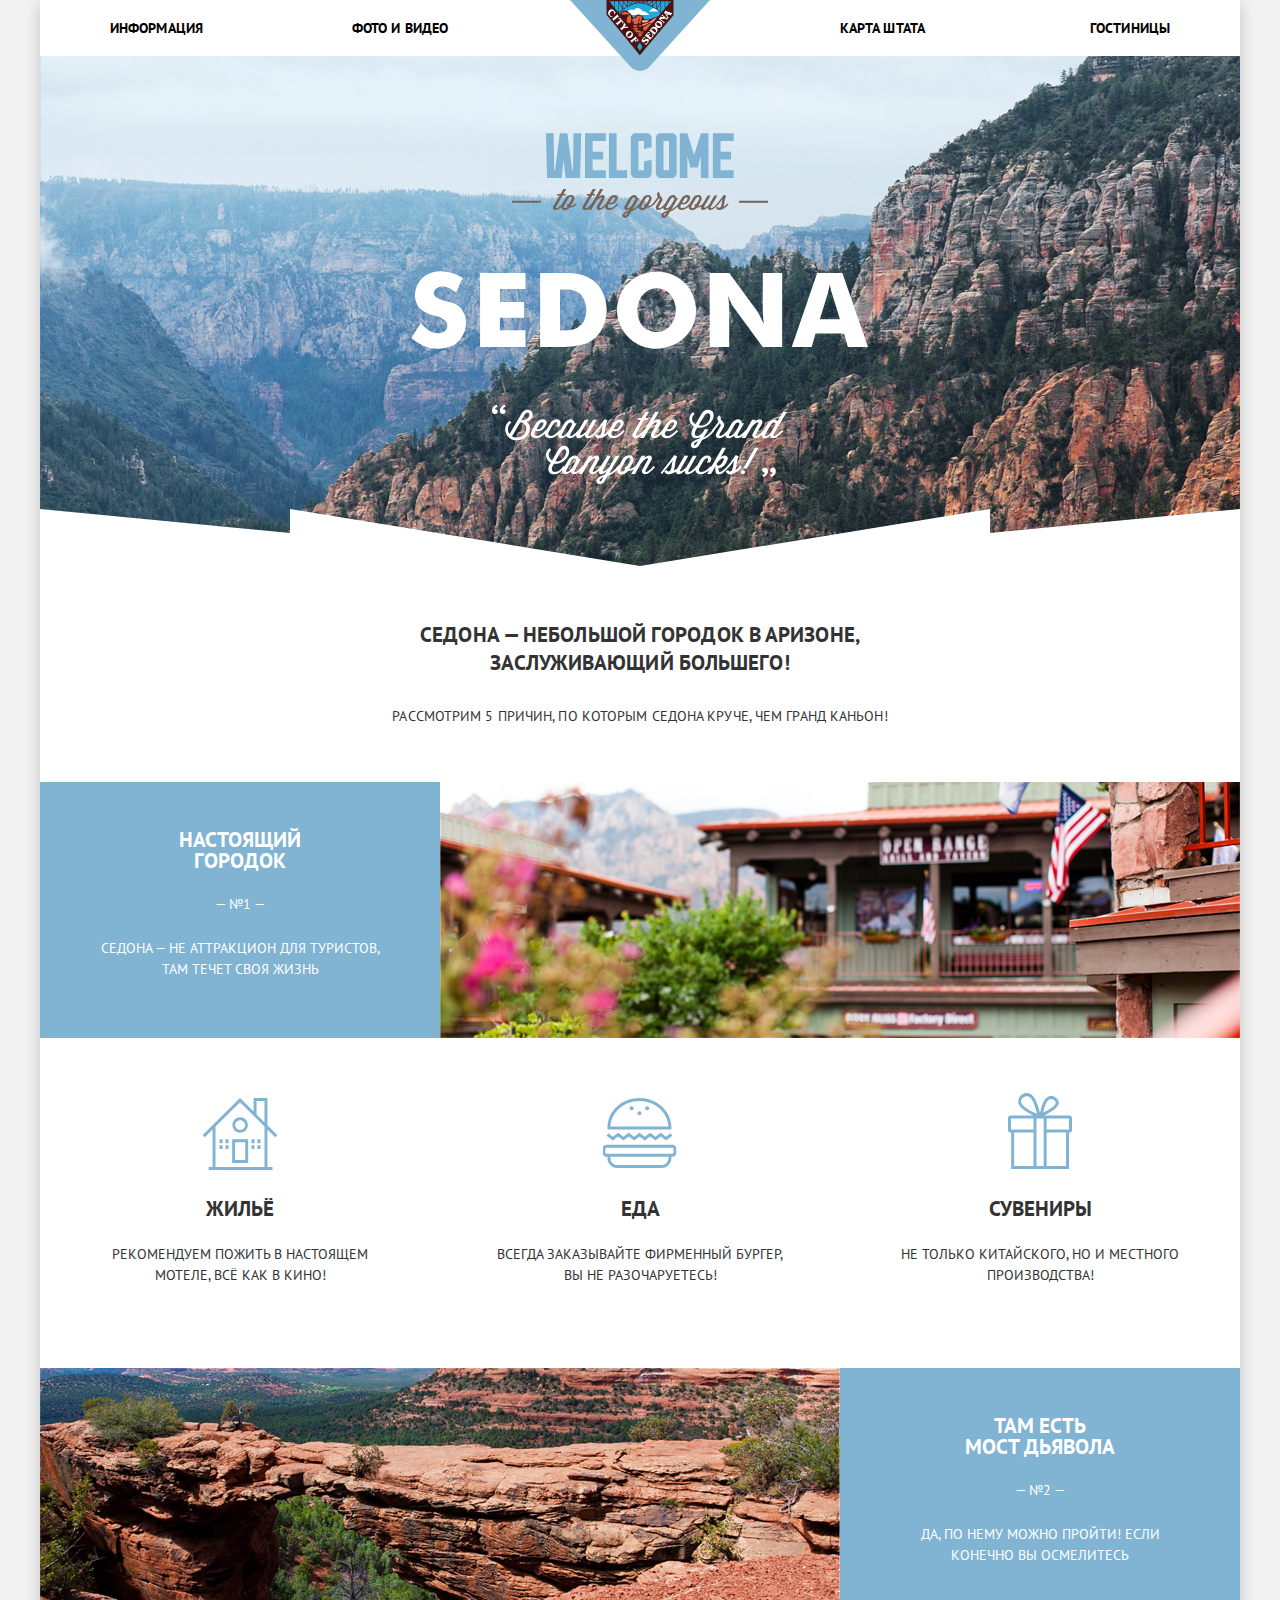
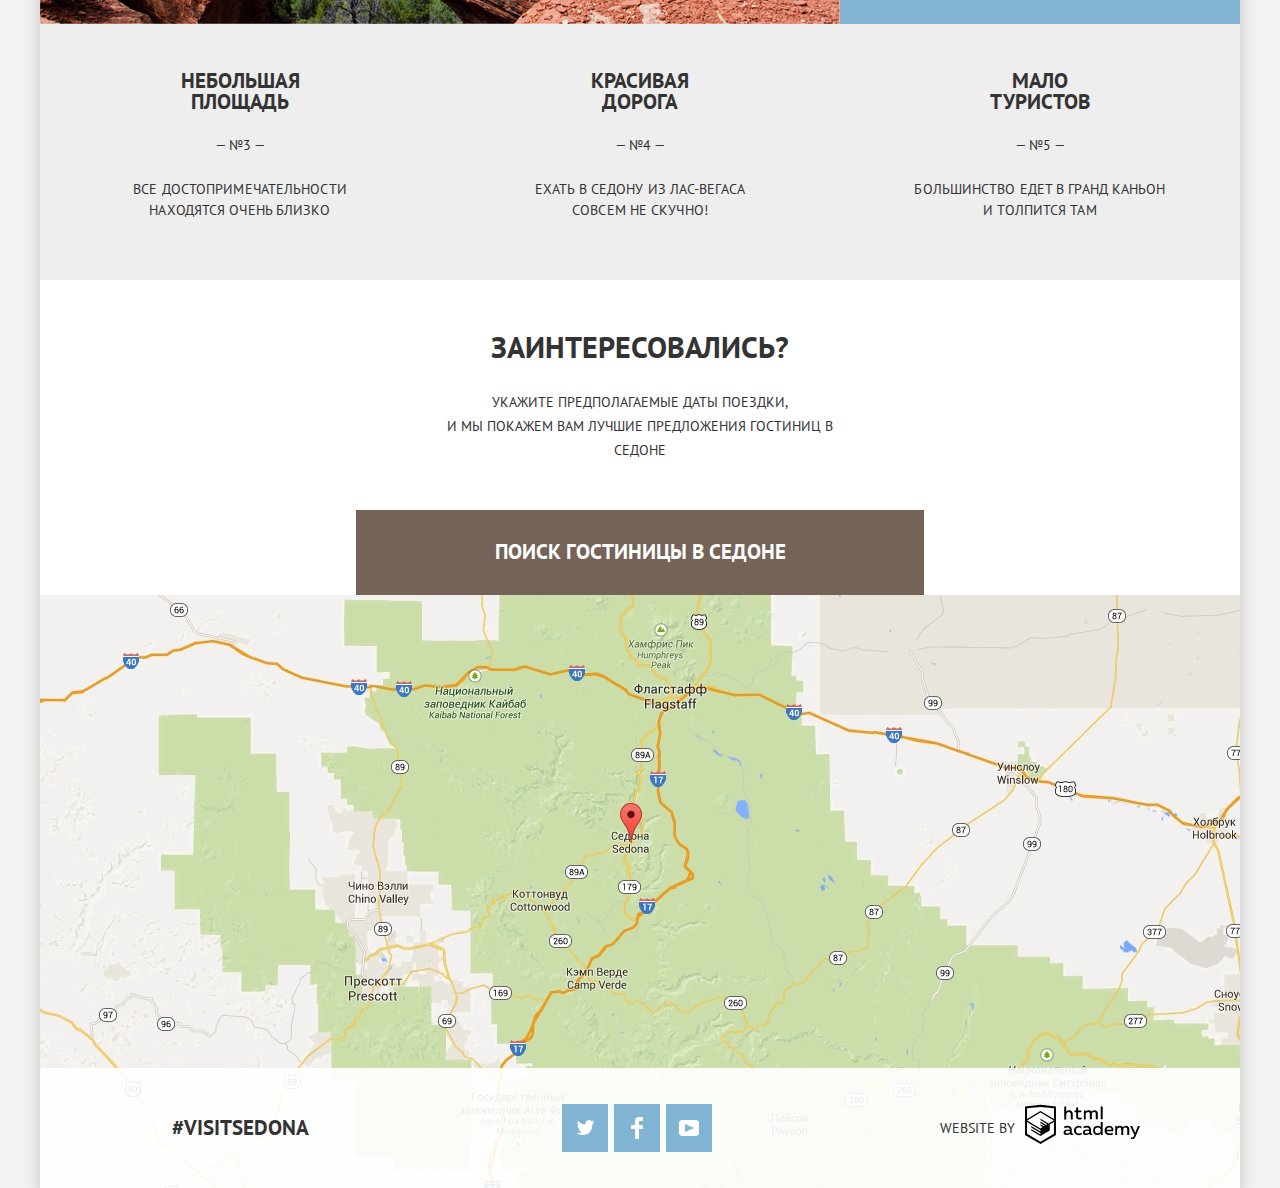
<file: index.html>
<!DOCTYPE html>
<html lang="ru">
<head>
  <meta charset="utf-8">
  <title>HTML Academy: Седона</title>
  <link href="https://fonts.googleapis.com/css?family=PT+Sans:400,700&display=swap&subset=cyrillic" rel="stylesheet">
  <link rel="stylesheet" href="css/normalize.css">
  <link rel="stylesheet" href="css/style.min.css">
</head>
<body>
<div class="container">
  <header class="main-header">
    <nav class="main-navigation">
      <a href="index.html" class="main-header-logo">
        <img src="img/icons/logo-sedona.svg" width="140" height="71" alt="Логотип Седоны">
      </a>
      <ul class="site-navigation">
        <li class="menu-item left"><a href="information.html">Информация</a></li>
        <li class="menu-item left"><a href="gallery.html">Фото и Видео</a></li>
        <li class="menu-item right"><a href="maps.html">Карта Штата</a></li>
        <li class="menu-item right"><a href="inner.html">Гостиницы</a></li>
      </ul>
    </nav>
  </header>
  <main class="homepage">
    <h1 class="visually-hidden">Седона</h1>
    <section class="intro-welcome">
      <h2 class="visually-hidden">Представление</h2>
      <svg class="intro-item" viewBox="0 0 458 352" xmlns="http://www.w3.org/2000/svg">
        <path
          d="M152.31 56.094l-2.845 4.875h-2.73l-.87 1.435h2.757l-6.068 10.383c-1.278 2.209-.377 4.247 2.061 4.247 1.754 0 3.691-1.304 5.557-3.073-.006 3.802 5.341 4.545 8.61.461h.666c1.8 0 4.644-1.09 6.184-2.896-.2-.404-.722-.861-1.128-1.033l-.205.228c-1.364 1.463-3.047 2.178-4.558 2.207l2.845-4.846c1.828-3.127.145-6.08-2.701-6.08-2.322 0-4.12.916-5.862 3.9l-1.48 2.553-1.237 2.09-.156.176c-2.176 2.496-4.298 4.475-5.633 4.475-.667 0-1.045-.46-.348-1.635l6.476-11.158h2.465l.872-1.436h-2.499l2.846-4.873zm7.531 7.836c.984.09 1.45 1.295.422 3.037l-2.204 3.727h-.145c-.987 0-1.77.804-1.77 1.779 0 .371.116.716.291 1.004l-.03.056c-1.422 2.41-4.879 1.951-3.079-1.146l2.294-3.928 1.451-2.437c.927-1.556 2.005-2.162 2.77-2.092zm21.933-7.84l-2.845 4.877H176.2l-.87 1.434h2.757l-6.069 10.383c-1.277 2.208-.376 4.246 2.062 4.246 1.223 0 2.538-.637 3.853-1.621l-.778 1.334h3.046l4.588-7.887c4.644-5.767 6.706-5.02 5.399-2.81l-3.92 6.74c-1.278 2.21-.377 4.248 2.061 4.248 1.796 0 3.788-1.37 5.693-3.205.146 1.857 1.667 3.205 4.09 3.205 3.423 0 6.82-2.64 9.316-5.508-.197-.403-.719-.861-1.126-1.033l-.203.226c-2.178 2.497-4.964 4.475-7.082 4.475-1.86 0-2.964-1.146-1.57-3.555l.29-.52c1.946.805 5.604.431 7.868-3.44l.437-.747c1.625-2.753.058-4.818-2.41-4.818-2.439 0-4.383 1.263-5.66 3.441l-2.93 4.965-.176.2c-2.177 2.494-4.295 4.472-5.631 4.472-.666 0-1.046-.46-.35-1.635l4.355-7.543c1.306-2.265.06-3.9-1.624-3.9-1.307 0-2.702.717-4.21 2.265l4.818-8.289h-3.019l-8.423 14.438-.17.19c-2.176 2.496-4.297 4.474-5.633 4.474-.667 0-1.044-.46-.346-1.635l6.472-11.158h2.467l.872-1.433h-2.496l2.845-4.875zm21.312 8.242c.969-.057 1.501.86.489 2.604l-.437.746c-1.45 2.438-3.397 2.38-4.53 1.978l1.946-3.357c.763-1.292 1.78-1.926 2.532-1.97zm44.318-5.463c-1.714 1.52-1.858 3.214-.783 4.59l.262.344c-1.335 1.865-3.135 4.387-5.11 6.684l.002.003-.203.229c-1.365 1.461-3.046 2.18-4.558 2.209l2.843-4.848c1.83-3.126.147-6.08-2.7-6.08-2.32 0-4.12.918-5.86 3.9l-1.484 2.553-1.238 2.092-.154.176c-2.497 2.84-4.643 4.671-7.025 5.676l6.763-11.414h-1.77c0-1.234-1.276-2.87-3.164-2.87-1.624 0-3.89 1.265-5.168 3.444l-4.238 7.227c-1.278 2.208-.378 4.246 2.06 4.246.843 0 1.86-.374 2.877-1.004l-.843 1.404c-4.064 1.233-6.62 2.868-6.62 5.106 0 2.869 4.442 3.471 6.62-.2l2.292-3.93c2.416-.743 4.783-2.147 7.24-4.464-.021 3.817 5.337 4.567 8.61.476h.668c1.8 0 4.645-1.089 6.184-2.896 1.449-1.664 2.58-3.155 4.99-6.395l.405.489c.377.487.525 1.09.175 1.691l-3.193 5.479c-1.28 2.21-.379 4.246 2.061 4.246 1.53 0 3.204-.995 4.842-2.422-.05 1.386.887 2.422 2.619 2.422.84 0 1.857-.373 2.874-1.004l-.842 1.402c-4.065 1.233-6.616 2.868-6.616 5.106 0 2.869 4.44 3.47 6.616-.2l2.292-3.93c2.46-.758 4.87-2.206 7.377-4.599.136 1.868 1.658 3.225 4.09 3.225 2.458 0 4.899-1.363 7.004-3.19-.117 3.905 5.31 4.703 8.612.578h.668c.945 0 2.175-.308 3.357-.853-.813 2.073-.066 3.465 1.661 3.465 1.656 0 3.513-1.492 4.964-2.868-.29 1.605.667 2.868 2.584 2.868 2.496 0 5.37-2.637 7.868-5.506l-.002-.002c1.712-1.952 3.223-4.043 4.298-5.448-1.19 3.096-.555 8.66-3.426 8.66-1.016 0-1.42-1.09-1.42-1.09l-1.89.975s.551 2.412 3.31 2.412c.29 0 .552-.03.84-.06.03 0 .061-.027.091-.027 3.076-.4 6.124-2.81 8.388-5.42-.173-.459-.696-.918-1.13-1.034l-.203.229a18.852 18.852 0 0 1-3.63 3.24c.957-2.84.755-7.2 2.614-11.014l-2.264-1.205c-1.25 1.693-3.977 5.593-6.706 8.748v.002l-.203.229c-2.176 2.496-4.295 4.472-5.631 4.472-.667 0-1.045-.459-.347-1.634l6.444-11.158h-3.02l-5.37 9.265c-2.293 2.064-4.062 3.212-4.644 2.953-.754-.314 0-1.433.378-2.064l5.893-10.152h-3.02l-4.734 8.092-.199.226c-1.364 1.463-3.047 2.18-4.558 2.21l2.845-4.849c1.828-3.127.15-6.08-2.699-6.08-2.323 0-4.123.918-5.864 3.903l-1.482 2.55-1.237 2.09-.155.178c-2.176 2.496-4.964 4.473-7.083 4.473-1.858 0-2.96-1.146-1.567-3.555l.29-.518c1.944.804 5.604.43 7.867-3.443l.438-.746c1.623-2.754.058-4.819-2.41-4.819-2.44 0-4.387 1.265-5.663 3.444l-2.926 4.965-.175.197c-2.499 2.84-4.645 4.673-7.028 5.678l6.764-11.416h-1.772c0-1.234-1.277-2.868-3.164-2.868-1.625 0-3.889 1.263-5.167 3.442l-2.896 4.937-.008-.004-.203.23c-2.176 2.495-4.298 4.474-5.634 4.474-.667 0-1.042-.46-.346-1.635l3.018-5.22c1.045-1.807.551-2.87-.437-4.046l-1.683-2.01c-.435-.545-.435-1.146.175-1.72zm-10.294 5.06c.984.09 1.451 1.296.424 3.038l-2.204 3.727h-.147c-.986 0-1.77.804-1.77 1.779 0 .371.116.716.29 1.004l-.028.056c-1.422 2.41-4.878 1.951-3.078-1.146l2.292-3.928 1.453-2.437c.928-1.556 2.004-2.162 2.768-2.092zm50.158 0c.984.09 1.453 1.296.426 3.038l-2.206 3.727h-.147c-.986 0-1.768.804-1.768 1.779 0 .371.116.716.289 1.004l-.03.056c-1.421 2.41-4.875 1.951-3.075-1.146l2.292-3.928 1.451-2.437c.927-1.556 2.003-2.162 2.768-2.092zm-11.7.405c.968-.057 1.497.859.485 2.602l-.435.746c-1.451 2.438-3.397 2.38-4.53 1.978l1.948-3.355c.762-1.292 1.78-1.926 2.532-1.97zm-52.403.201c1.023-.006 1.678.884.845 2.4l-2.292 3.96c-1.83 2.897-3.66 4.3-4.938 4.3-.667 0-1.045-.459-.349-1.634l4.212-7.256c.71-1.217 1.727-1.765 2.522-1.77zm38.923 0c1.023-.006 1.678.884.845 2.4l-2.292 3.96c-1.828 2.897-3.66 4.3-4.936 4.3-.667 0-1.043-.459-.349-1.634l4.21-7.256c.71-1.217 1.727-1.765 2.522-1.77zM216.75 79.443l-1.364 2.407c-.638 1.118-1.654.947-1.654.144 0-.774.727-1.662 3.018-2.55zm38.925 0l-1.362 2.407c-.64 1.118-1.656.947-1.656.144 0-.774.726-1.662 3.018-2.55zm-154.65-11.612h28.922v1.95h-28.922zm227.03 0h28.922v1.95h-28.922z"
          fill="#766458"/>
        <path
          d="M322.7 37.364V45.1h-20.816V.353H322.7v7.671h-13.201v10.803h10.535v7.67h-10.535v10.867zM289.908.354h7.551v44.747h-7.616v-21.99l-3.047 11.378h-7.425l-2.982-11.378v21.99h-7.617V.354h7.552l6.791 21.605zm-31.909 7.67h-5.523v29.34H258zm2.982-7.67c2.54 0 4.698 2.109 4.698 4.731V40.37c0 2.557-2.158 4.73-4.698 4.73h-11.424c-2.6 0-4.696-2.173-4.696-4.73V5.085c0-2.621 2.096-4.73 4.696-4.73zm-28.01 28.252l7.678-1.79v13.552c0 2.557-2.157 4.73-4.696 4.73h-11.425c-2.6 0-4.695-2.173-4.695-4.73V5.084c0-2.622 2.095-4.73 4.695-4.73h11.423c2.54 0 4.697 2.108 4.697 4.73v9.077l-7.678 1.79V8.023h-5.522v29.34h5.522zm-16.801 8.758V45.1h-18.213V.353h7.616v37.01zm-21.346 0V45.1h-20.816V.353h20.816v7.67h-13.2v10.804h10.535v7.67h-10.535v10.866zM162.564.354h7.677L169.037 45.1h-14.47l-1.968-18.474-1.967 18.474h-14.533L134.957.354h7.616l.635 37.01h.824l4.76-37.01h7.552l4.888 37.01h.762z"
          fill="#81b3d3"/>
        <path
          d="M380.74 213.95l25.432-73.974h25.2l25.664 73.974H436.83l-3.716-13.355h-28.568l-3.832 13.355zm35.652-52.142l-7.548 24.503h20.09l-7.549-24.503a200.681 200.681 0 0 1-1.161-3.6 85.695 85.695 0 0 1-.813-3.832c-.155-.465-.271-.89-.348-1.278-.078-.464-.155-.89-.233-1.277-.077.387-.193.813-.348 1.277-.077.387-.155.813-.232 1.278-.078.155-.116.31-.116.464 0 .078-.04.194-.117.349a42.821 42.821 0 0 1-.812 3.367 49.862 49.862 0 0 1-.813 3.252zm-117.68 52.142v-73.974h19.51l27.871 37.974a37.228 37.228 0 0 1 1.974 3.484 53.506 53.506 0 0 1 1.974 3.6l1.394 3.02c.464 1.006.929 1.973 1.393 2.902a23.097 23.097 0 0 0-.348-2.438c-.077-.774-.155-1.587-.232-2.439a91.7 91.7 0 0 1-.349-4.761 99.816 99.816 0 0 1-.116-4.994v-36.348h19.393v73.974h-19.393l-28.103-38.206c-.774-.929-1.51-2.013-2.206-3.251a65.83 65.83 0 0 1-1.974-4.065 103.301 103.301 0 0 0-1.394-2.903 50.987 50.987 0 0 0-1.161-2.787c.387 2.4.697 4.839.929 7.316s.342 4.955.348 7.432v36.464zm-88.009-54.984c3.561-6.58 8.516-11.613 14.864-15.097s12.968-5.226 19.858-5.226c.929 0 1.858.039 2.787.116 1.007.078 1.974.155 2.903.233a41.113 41.113 0 0 1 8.478 2.09 39.444 39.444 0 0 1 8.129 3.948c5.497 3.562 9.755 8.323 12.774 14.284 3.019 5.884 4.529 12.04 4.529 18.464 0 .774-.039 1.587-.116 2.439 0 .774-.078 1.548-.233 2.323a27.068 27.068 0 0 1-.929 4.877 36.028 36.028 0 0 1-1.51 4.645c-3.251 7.51-8.322 13.355-15.212 17.535-6.89 4.103-14.13 6.155-21.716 6.155a11.48 11.48 0 0 1-1.626-.116h-1.51a46.946 46.946 0 0 1-7.897-1.394 37.927 37.927 0 0 1-7.432-2.903c-6.503-3.406-11.613-8.245-15.329-14.516-3.716-6.348-5.574-12.929-5.574-19.742 0-1.006.039-2.013.116-3.02.077-1.006.232-2.05.465-3.135a43.647 43.647 0 0 1 1.625-6.039 36.922 36.922 0 0 1 2.555-5.922zm52.839 26.593c.232-.774.426-1.587.58-2.439.233-.851.388-1.703.465-2.555.078-.541.116-1.083.116-1.625.078-.542.116-1.046.116-1.51a8.46 8.46 0 0 0-.116-1.394v-1.393c-.387-3.33-1.393-6.542-3.02-9.639-1.625-3.097-3.87-5.497-6.735-7.2-.774-.387-1.548-.735-2.322-1.045s-1.549-.58-2.323-.813a24.028 24.028 0 0 0-2.322-.348 11.816 11.816 0 0 0-2.323-.233c-3.948 0-7.587 1.24-10.916 3.717-3.329 2.477-5.652 5.767-6.968 9.87l-.232.465v.464a18.358 18.358 0 0 0-.58 2.207c-.155.697-.31 1.432-.465 2.206l-.232 1.626v2.439c0 .232.038.503.116.813.232 4.103 1.47 8.013 3.716 11.729 2.322 3.638 5.497 6.038 9.522 7.2l1.394.464c.464.078.968.155 1.51.232l1.393.233h1.394c4.103 0 7.78-1.2 11.032-3.6 3.329-2.478 5.729-5.768 7.2-9.871zm-82.156 21.423c-3.639 2.477-7.587 4.18-11.845 5.11s-8.555 1.51-12.89 1.742a59.574 59.574 0 0 1-3.716.116h-23.806v-73.974h25.084c1.239 0 2.439.038 3.6.116 4.18.232 8.284.813 12.31 1.742a30.348 30.348 0 0 1 11.264 5.11c4.335 3.019 7.703 7.006 10.103 11.96 2.4 4.955 3.755 10.064 4.064 15.33.078.464.117.928.117 1.393v2.903c-.233 5.497-1.549 10.8-3.949 15.91s-5.845 9.29-10.335 12.542zm-32.4-9.639c.232 0 .465.039.697.116h.813c.31 0 .58.04.813.117h3.135c.852-.078 1.665-.155 2.439-.233a30.62 30.62 0 0 0 5.922-1.045c1.936-.542 3.678-1.355 5.226-2.439 2.478-1.78 4.297-4.18 5.458-7.2a25.722 25.722 0 0 0 1.858-9.638v-.93c0-.309-.038-.619-.116-.928a23.144 23.144 0 0 0-2.09-8.478c-1.239-2.787-2.942-4.993-5.11-6.62a13.34 13.34 0 0 0-5.458-2.67 30.682 30.682 0 0 0-6.039-.813h-7.548zm-79.91 16.606v-73.974h45.406v16.142H88.934v12.89h24.039v15.794H88.934v12.542h25.548v16.606zM9.673 190.115c.077.078.116.155.116.233.078 0 .155.038.232.116 2.09 2.322 4.452 4.49 7.084 6.503 2.632 1.935 5.652 2.98 9.058 3.135.078 0 .155.04.232.117h.349c.077 0 .155.038.232.116h1.277c.388-.078.736-.155 1.046-.233a9.692 9.692 0 0 0 3.484-1.393c1.16-.697 2.051-1.549 2.67-2.555l.233-.465.232-.464c.155-.542.271-1.045.349-1.51.077-.464.116-.89.116-1.277 0-2.09-.93-3.832-2.787-5.226a19.948 19.948 0 0 0-5.807-3.368 16.805 16.805 0 0 0-2.439-.696 31.442 31.442 0 0 0-2.206-.581h-.232c-.078-.077-.155-.116-.232-.116a37.998 37.998 0 0 1-10.684-4.413c-3.33-2.09-5.613-5.071-6.852-8.942a100.03 100.03 0 0 1-.697-2.439 27.873 27.873 0 0 1-.348-2.67 3.412 3.412 0 0 1-.116-.814v-2.787c.077-.619.193-1.238.348-1.858a25.49 25.49 0 0 1 1.161-4.645c.542-1.548 1.239-2.942 2.09-4.18 2.478-4.104 5.652-7.046 9.523-8.826 3.949-1.781 8.052-2.671 12.31-2.671 1.007 0 2.013.077 3.02.232a46.31 46.31 0 0 1 3.251.348 39.742 39.742 0 0 1 8.245 2.323c2.787 1.084 5.342 2.361 7.665 3.832l-6.387 14.284a44.641 44.641 0 0 0-6.62-4.064c-2.322-1.162-4.838-1.742-7.548-1.742h-.93c-1.78.232-3.444 1.045-4.993 2.438-1.548 1.316-2.322 2.749-2.322 4.297v.697c.077.232.193.464.348.697.155.542.426 1.045.813 1.51.387.464.813.89 1.277 1.277.852.697 2.09 1.355 3.717 1.974 1.625.542 3.329 1.084 5.11 1.626 1.47.387 2.902.774 4.296 1.161 1.394.31 2.555.62 3.484.93 4.335 1.548 7.587 4.141 9.755 7.78 2.167 3.561 3.29 7.355 3.367 11.38v.581c0 .465-.038.93-.116 1.394v1.277c-.464 4.026-1.78 7.858-3.948 11.497-2.09 3.639-4.916 6.426-8.477 8.362a37.058 37.058 0 0 1-4.065 1.625 82.48 82.48 0 0 1-4.18 1.046 26.86 26.86 0 0 1-3.484.464 25.487 25.487 0 0 1-3.368.232h-1.278c-4.645-.154-9.212-1.161-13.703-3.02-4.49-1.935-8.477-4.49-11.96-7.664zm341.58 147.12c0-.294.057-.586.17-.877.112-.293.28-.556.503-.792a2.59 2.59 0 0 1 .827-.572c.325-.146.69-.22 1.095-.22.45 0 .882.084 1.298.252.414.17.77.41 1.061.727.247.292.437.64.572 1.044.136.404.202.83.202 1.281 0 .85-.151 1.639-.455 2.358a5.98 5.98 0 0 1-1.296 1.92 5.745 5.745 0 0 1-.843.691 9.289 9.289 0 0 1-.893.54c-.28.144-.52.264-.726.352a8.345 8.345 0 0 0-.37.17l-1.35-1.99c.25-.09.524-.207.828-.352.303-.146.59-.326.857-.539a2.93 2.93 0 0 0 .676-.76c.18-.292.28-.629.304-1.01-.65 0-1.225-.19-1.72-.574-.493-.38-.74-.931-.74-1.649m7.837 0c0-.293.057-.586.167-.877.113-.293.282-.556.506-.792.227-.235.5-.428.825-.572.327-.145.69-.22 1.096-.22.45 0 .883.084 1.297.252.417.17.77.41 1.061.727.25.292.44.64.574 1.044.134.405.202.831.202 1.281a6 6 0 0 1-.455 2.358 6.013 6.013 0 0 1-1.298 1.92 5.66 5.66 0 0 1-.845.691 8.11 8.11 0 0 1-.893.54c-.28.145-.52.264-.725.352a9.727 9.727 0 0 0-.37.17l-1.348-1.99c.247-.089.52-.207.825-.352.304-.146.59-.326.86-.539.268-.214.494-.467.673-.76.181-.292.282-.628.304-1.01a2.72 2.72 0 0 1-1.719-.574c-.49-.38-.737-.931-.737-1.648M94.53 278.519c0 .291-.057.584-.17.875a2.38 2.38 0 0 1-.503.793 2.642 2.642 0 0 1-1.923.792 3.42 3.42 0 0 1-1.297-.252 2.924 2.924 0 0 1-1.06-.725 3.122 3.122 0 0 1-.573-1.045 4.03 4.03 0 0 1-.202-1.28c0-.852.152-1.64.455-2.36a5.996 5.996 0 0 1 1.297-1.92 5.51 5.51 0 0 1 .844-.69 8.79 8.79 0 0 1 .893-.54c.28-.144.522-.263.725-.352.203-.087.326-.145.37-.167l1.348 1.988a9.538 9.538 0 0 0-.825.352c-.303.146-.59.325-.86.539-.27.213-.493.466-.673.758-.18.292-.28.63-.303 1.013.65 0 1.224.19 1.718.572.492.381.74.93.74 1.649m-7.837 0a2.456 2.456 0 0 1-.673 1.67 2.602 2.602 0 0 1-.826.571c-.326.146-.692.22-1.096.22a3.41 3.41 0 0 1-1.298-.252 2.935 2.935 0 0 1-1.06-.726 3.09 3.09 0 0 1-.573-1.045 4.001 4.001 0 0 1-.202-1.28c0-.852.15-1.64.455-2.36a5.98 5.98 0 0 1 1.297-1.92c.247-.248.527-.477.843-.691.314-.212.612-.393.893-.54.28-.144.52-.262.724-.35.202-.091.327-.147.372-.17l1.347 1.988c-.248.09-.522.208-.826.353-.303.147-.59.326-.857.538a2.95 2.95 0 0 0-.676.759c-.179.292-.28.63-.302 1.012.65 0 1.224.19 1.718.573.493.382.74.93.74 1.65m245.35 56.874h3.815l11.842-20.636h-3.776zm-.18 1.488c-1.236 0-2.182.98-2.182 2.218s.946 2.18 2.181 2.18c1.232 0 2.217-.944 2.217-2.18s-.985-2.218-2.217-2.218m-26.352-5.527l1.09-1.888c4.36-6.068 7.339-4.397 5.994-2.107l-1.815 3.124c-1.13 1.962-4.434 3.342-5.269.871m25.092 2.98c-.218-.58-.872-1.163-1.417-1.307l-.255.292a23.583 23.583 0 0 1-4.542 4.104c1.198-3.596.943-9.118 3.268-13.95l-2.835-1.527c-1.56 2.143-4.976 7.084-8.392 11.081.006.01.016.018.021.025-.014-.006-.03-.02-.045-.025l-.253.292c-2.727 3.16-5.377 5.666-7.05 5.666-.834 0-1.634-.836-1.634-2.543v-1.562c2.652.327 5.45-1.418 7.23-4.504l1.016-1.743c3.522-6.03-2.217-8.03-6.068-4.504l5.375-9.337h-3.779l-10.775 18.695a2.991 2.991 0 0 0-.689-.457l-.256.292c-2.723 3.16-6.211 5.666-8.863 5.666-2.325 0-3.705-1.453-1.961-4.504l3.884-6.757c2.18-3.742 6.032-3.124 3.778.8l-.544.944h3.09l.545-.944c2.034-3.488.071-6.104-3.015-6.104-3.051 0-5.487 1.6-7.085 4.36l-3.718 6.38c-.078-.046-.16-.1-.233-.132l-.255.292c-2.724 3.16-5.375 5.666-7.047 5.666-.836 0-1.306-.58-.436-2.07l8.066-14.133h-3.78l-6.719 11.734c-2.873 2.615-5.085 4.068-5.814 3.742-.944-.399 0-1.816.473-2.615l7.374-12.861h-3.778l-7.338 12.695c-.816.743-2.402 1.407-3.19 1.944 1.199-3.596.944-9.118 3.269-13.95l-2.832-1.527c-1.563 2.143-10.283 13.698-13.698 17.693.325.472.872.945 1.416 1.308 2.143-2.47 9.338-11.734 10.682-13.514-1.49 3.923-.69 10.972-4.288 10.972-1.27 0-1.78-1.382-1.78-1.382l-2.361 1.236s.69 3.05 4.14 3.05c.365 0 .692-.036 1.056-.072.035 0 .071-.036.106-.036 1.92-.254 4.578-1.138 6.36-2.37-.012 1.537.916 2.478 2.5 2.478 2.068 0 4.395-1.889 6.21-3.632-.361 2.035.835 3.632 3.235 3.632 2.346 0 4.959-1.886 7.437-4.363.034 2.51 1.968 4.363 5.126 4.363 3.066 0 6.114-1.713 8.741-4.016l-2.105 3.654h3.816l4.323-7.52v3.014c0 3.232.617 4.868 3.67 4.868 3.123 0 6.721-3.341 9.845-6.975-.006-.01-.018-.021-.02-.034.014.012.031.023.047.034 2.144-2.47 4.034-5.123 5.375-6.904-1.488 3.924-.688 10.973-4.287 10.973-1.27 0-1.78-1.382-1.78-1.382l-2.362 1.236s.691 3.05 4.142 3.05c.362 0 .688-.036 1.056-.072.034 0 .069-.035.105-.035 3.853-.512 7.668-3.562 10.501-6.87m-114.59-1.084h-.183c-1.235 0-2.216 1.017-2.216 2.255 0 .472.145.907.363 1.269l-.037.073c-1.779 3.05-6.103 2.47-3.85-1.454l2.87-4.977 1.816-3.088c2.653-4.505 6.285-2.725 3.997 1.2zm-25.43 14.131c-.8 1.417-2.072 1.2-2.072.184 0-.98.909-2.106 3.815-3.234zm-28.742-13.73c-2.288 3.595-4.541 5.303-6.103 5.303-.835 0-1.307-.58-.436-2.071l5.267-9.193c2.035-3.522 6.067-2.615 4.213.801zm-12.054-14.75c1.126-1.927 2.362-2.762 3.415-2.762 1.418 0 2.071.944 2.071 2.325 0 3.524-4.364 10.833-10.172 9.881h-.763zm92.777 14.094l-.254.292c-2.722 3.16-5.375 5.667-7.047 5.667-.836 0-1.307-.58-.436-2.072l5.45-9.553c1.636-2.87.07-4.941-2.035-4.941-1.636 0-3.341.871-5.231 2.833l1.417-2.469h-3.779l-6.088 10.533a2.769 2.769 0 0 0-.482-.29l-.255.292c-1.706 1.852-3.814 2.762-5.703 2.799l3.56-6.14c2.288-3.962.182-7.701-3.38-7.701-2.907 0-5.158 1.162-7.339 4.94l-1.852 3.233-1.62 2.77a2.49 2.49 0 0 0-.342-.19l-.254.291c-3.125 3.595-5.777 5.92-8.755 7.195l10.355-17.73h-3.779l-6.683 11.626c-2.907 2.687-5.16 4.176-5.886 3.85-.944-.398 0-1.816.472-2.616l7.375-12.86h-3.778l-6.028 10.43a2.484 2.484 0 0 0-.331-.187l-.254.292c-2.725 3.16-5.376 5.667-7.048 5.667-.835 0-1.307-.58-.436-2.072l5.449-9.553c1.635-2.87.073-4.942-2.034-4.942-1.635 0-3.343.872-5.231 2.834l1.417-2.469h-3.78l-6.038 10.445a2.63 2.63 0 0 0-.359-.202l-.254.292c-2.723 3.16-5.375 5.667-7.048 5.667-.835 0-1.307-.58-.436-2.072l6.104-10.68h-2.143c.145-1.598-1.49-3.814-3.961-3.814-2.033 0-4.869 1.597-6.465 4.36l-3.903 6.736c-.26-.233-.557-.415-.828-.488l-.254.292c-2.725 3.16-4.817 5.667-8.56 5.667-2.579 0-4.14-2.579-1.89-6.431l1.055-1.852c.69.107 1.381.184 2.142.184 4.033 0 8.611-2.072 11.59-7.267 1.053-1.853 1.526-3.596 1.526-5.086 0-3.415-2.217-5.63-5.013-5.63-2.071 0-4.542 1.454-6.248 4.432l-5.886 10.137c-2.216-1.163-3.38-3.27-3.38-5.378 0-1.743.8-3.487 2.434-4.757l-1.235-2.218c-2.69 1.928-3.887 4.504-3.887 7.05 0 3.013 1.708 5.92 4.758 7.518l-1.125 1.964c-2.651 4.578-1.09 9.662 4.25 9.662 4.226 0 6.076-1.88 8.681-4.355-.823 2.374.373 4.355 3.048 4.355 1.526 0 3.415-.98 5.232-2.469.18 1.454 1.344 2.469 3.268 2.469 1.81 0 3.778-1.124 5.72-2.773l-1.392 2.411h3.814l5.776-10.063c5.777-7.23 8.357-6.287 6.722-3.488l-4.904 8.534c-1.598 2.8-.472 5.376 2.579 5.376 2.033 0 4.266-1.42 6.44-3.41-.453 2.078.506 3.41 2.388 3.41 1.817 0 3.886-1.526 5.595-3.05l-2.071 3.56c-5.123 1.524-8.32 3.633-8.32 6.465 0 3.633 5.56 4.397 8.282-.253l2.906-4.978c3.159-.994 6.273-2.953 9.525-6.172-.52 5.277 6.508 6.48 10.746 1.122h.835c1.38 0 3.248-.52 4.934-1.45l-2.54 4.394h3.815l5.776-10.063c5.777-7.23 8.357-6.287 6.721-3.489l-4.904 8.538c-1.598 2.799-.473 5.376 2.58 5.376 3.126 0 6.72-3.342 9.846-6.975-.255-.511-.908-1.093-1.418-1.311m118.63-35.573c-2.29 3.741-4.615 5.521-6.212 5.521-.835 0-1.307-.58-.437-2.07l5.267-9.193c2.035-3.524 6.067-2.615 4.214.8h.035zm-36.187.219c-2.29 3.594-4.543 5.302-6.104 5.302-.836 0-1.307-.58-.437-2.07l5.268-9.193c2.034-3.524 6.066-2.615 4.214.8zm-39.917 13.73c-.797 1.417-2.07 1.2-2.07.184 0-.981.872-2.107 3.779-3.234zm8.028-28.481c1.127-1.926 2.362-2.76 3.417-2.76 5.994 0 1.525 14.435-8.102 12.205h-.763zm77.664 14.097l-.255.29c-2.72 3.16-5.374 5.667-7.047 5.667-.835 0-1.307-.58-.437-2.071l12.789-22.124h-3.779l-5.557 9.591c-.654-1.054-1.89-1.962-3.453-1.962-2.035 0-4.867 1.599-6.466 4.359l-3.698 6.38c-.079-.046-.16-.099-.234-.132l-.255.292c-2.723 3.16-5 5.666-6.672 5.666-.837 0-1.307-.58-.438-2.07l5.45-9.555c1.637-2.87.072-4.942-2.034-4.942-1.636 0-3.34.871-5.232 2.835l1.417-2.47h-3.779l-6.037 10.447a2.687 2.687 0 0 0-.36-.203l-.256.292c-2.723 3.16-5.374 5.666-7.046 5.666-.835 0-1.306-.58-.436-2.07l6.103-10.682h-2.144c.146-1.598-1.488-3.815-3.96-3.815-2.035 0-4.87 1.599-6.468 4.358l-3.652 6.306-.206.234c-2.722 3.159-5.75 5.665-7.42 5.665-.837 0-1.307-.58-.437-2.07l3.778-6.611c1.307-2.29.689-3.633-.545-5.123l-2.106-2.544c-.545-.69-.545-1.453.218-2.18l-1.962-2.143c-2.144 1.927-2.325 4.069-.982 5.813l.329.436c-1.672 2.362-3.924 5.56-6.397 8.465.075.107.164.213.258.32-3.113 3.58-5.759 5.895-8.73 7.162l4.795-8.21h-3.778l-.399.655c-1.998 3.524-4.288 6.031-7.23 6.031-2.58 0-3.05-2.579-.8-6.43l1.055-1.852a13.6 13.6 0 0 0 2.142.181c13.443 0 19.946-17.982 8.104-17.982-2.072 0-4.544 1.454-6.25 4.432l-5.885 10.135c-2.216-1.161-3.378-3.268-3.378-5.375 0-1.743.8-3.488 2.432-4.758l-1.233-2.217c-2.69 1.926-3.888 4.504-3.888 7.047 0 3.016 1.709 5.922 4.76 7.52l-1.127 1.963c-2.652 4.578-2.18 9.663 3.162 9.663 1.598 0 2.941-.472 4.105-1.2l-.983 1.71c-5.12 1.56-8.282 3.631-8.282 6.465 0 3.632 5.56 4.396 8.282-.254l2.907-4.977c3.925-1.235 7.776-3.923 11.918-8.719a2.222 2.222 0 0 0-.236-.355c1.678-1.971 3.102-3.874 5.95-7.746l.507.619c.473.616.654 1.38.218 2.144l-3.997 6.937c-1.599 2.795-.472 5.374 2.58 5.374 1.899 0 4.348-1.239 6.385-3.024-.044 1.738 1.144 3.024 3.299 3.024 1.525 0 3.415-.98 5.23-2.47.183 1.454 1.347 2.47 3.27 2.47 1.81 0 3.777-1.125 5.72-2.774l-1.392 2.412h3.813l5.777-10.065c5.777-7.229 8.357-6.284 6.72-3.487l-4.903 8.538c-1.597 2.798-.473 5.376 2.578 5.376 2.01 0 3.836-1.384 5.982-3.333-.2 1.893 1.004 3.333 3.282 3.333 1.525 0 3.414-.98 5.232-2.47.182 1.455 1.345 2.47 3.269 2.47 3.125 0 6.72-3.341 9.845-6.976-.256-.504-.909-1.085-1.42-1.302m-112.28-5.305c2.18-3.742 6.033-3.125 3.779.799l-.545.944c-1.817 3.089-4.252 3.015-5.668 2.507zm-3.051 13.587c4.287 0 8.54-3.341 11.662-6.975-.253-.51-.908-1.09-1.417-1.308l-.253.292c-2.726 3.16-6.213 5.666-8.867 5.666-2.325 0-3.705-1.453-1.962-4.505l.363-.653c2.435 1.016 7.012.545 9.846-4.36l.545-.944c2.035-3.489.073-6.104-3.016-6.104-3.05 0-5.484 1.598-7.083 4.359l-3.679 6.313c-.038-.02-.076-.048-.112-.064l-.255.292c-2.724 3.16-5.375 5.666-7.047 5.666-.836 0-1.306-.58-.437-2.071l5.45-9.555c1.635-2.87.072-4.942-2.036-4.942-1.635 0-3.379.909-5.266 2.871l6.03-10.5h-3.778l-10.656 18.49a2.471 2.471 0 0 0-.432-.252l-.255.291c-2.725 3.161-5.376 5.667-7.048 5.667-.835 0-1.307-.58-.437-2.07l8.102-14.134h3.09l1.09-1.817h-3.125l3.56-6.175h-3.778l-3.56 6.175h-3.415l-1.09 1.817h3.45l-7.593 13.153c-1.598 2.799-.472 5.377 2.579 5.377 1.878 0 3.926-1.213 5.94-2.964l-1.499 2.6h3.815l5.74-9.992c5.813-7.302 8.393-6.357 6.758-3.56l-4.905 8.538c-1.598 2.798-.472 5.376 2.58 5.376 2.296 0 4.846-1.805 7.276-4.205.11 2.431 2.033 4.207 5.125 4.207M127.98 291.68c2.18-3.742 6.03-3.125 3.776.799l-.544.944c-1.815 3.088-4.251 3.015-5.667 2.506zm23.119 9.191l5.268-9.191c2.034-3.526 6.067-2.617 4.213.799l-2.942 5.159c-2.288 3.595-4.543 5.304-6.104 5.304-.834 0-1.307-.581-.435-2.07m53.984-9.192c2.18-3.742 6.03-3.125 3.776.799l-.545.944c-1.815 3.088-4.25 3.014-5.666 2.506zm-57.808 9.526c-.627 2.24.57 4.06 3.134 4.06 1.525 0 3.415-.98 5.23-2.469.183 1.453 1.346 2.47 3.27 2.47 2.013 0 4.218-1.39 6.369-3.346-.418 2.042.539 3.346 2.4 3.346 2.073 0 4.398-1.89 6.213-3.634-.364 2.036.837 3.634 3.234 3.634 3.125 0 6.72-3.342 9.845-6.976-.025-.05-.068-.101-.1-.151 2.088-2.429 3.93-5.007 5.248-6.75-1.49 3.922-.69 10.972-4.288 10.972-1.27 0-1.78-1.382-1.78-1.382l-2.363 1.235s.69 3.052 4.142 3.052c.363 0 .689-.037 1.054-.073.037 0 .072-.035.108-.035 2.776-.367 5.529-2.056 7.913-4.209.058 2.486 1.986 4.317 5.125 4.317 4.287 0 8.538-3.341 11.662-6.976-.254-.51-.908-1.09-1.416-1.308l-.254.292c-2.725 3.16-6.213 5.667-8.863 5.667-2.326 0-3.707-1.454-1.963-4.505l.364-.654c2.432 1.016 7.01.545 9.845-4.36l.545-.943c2.034-3.489.072-6.104-3.015-6.104-3.05 0-5.487 1.598-7.083 4.358l-3.67 6.294c-.035-.012-.07-.037-.104-.046l-.254.291a23.589 23.589 0 0 1-4.542 4.106c1.199-3.596.945-9.117 3.27-13.951l-2.833-1.526c-1.562 2.143-4.977 7.084-8.393 11.08.033.046.074.091.11.138l-.135.153c-2.724 3.16-5.376 5.667-7.048 5.667-.835 0-1.307-.58-.436-2.07l8.065-14.135h-3.779l-6.72 11.734c-2.87 2.616-5.085 4.069-5.814 3.742-.943-.398 0-1.815.474-2.615l7.373-12.86h-3.778l-6.013 10.405c-.098-.06-.195-.122-.287-.161l-.254.29c-2.725 3.16-5.376 5.667-7.048 5.667-.835 0-1.307-.58-.436-2.07l6.103-10.682h-2.144c.146-1.598-1.488-3.816-3.96-3.816-2.034 0-4.868 1.6-6.466 4.36l-3.83 6.612a2.803 2.803 0 0 0-.576-.363l-.254.29c-2.724 3.16-5.858 5.667-8.51 5.667-2.324 0-3.706-1.453-1.963-4.504l3.887-6.756c2.18-3.742 6.031-3.125 3.777.798l-.545.945h3.09l.544-.945c2.034-3.487.073-6.104-3.014-6.104-3.052 0-5.134 1.6-6.73 4.36l-3.756 6.443a2.424 2.424 0 0 0-.347-.194l-.254.29c-2.724 3.16-5.947 5.667-8.598 5.667-2.326 0-3.707-1.453-1.963-4.504l.363-.654c2.434 1.018 7.012.545 9.846-4.358l.545-.946c2.034-3.486.072-6.103-3.016-6.103-3.05 0-5.486 1.598-7.083 4.36l-3.96 6.792c-2.363 4.033-.327 7.738 4.14 7.738 3.329 0 6.013-2.015 8.788-4.617-.098 2.637 1.858 4.617 5.121 4.617 3.088.006 5.8-1.728 8.441-4.054m-36.872-13.96l3.051-5.231c2.76-4.757 6.285-1.962 4.395 1.599-1.45 2.724-3.595 3.56-7.446 3.633m-4.068 17.219c-2.253 0-4.033-.508-5.45-1.306.654-.764 1.307-1.709 1.89-2.689l6.356-11.008 1.017.108c8.866 1.855 5.341 14.895-3.813 14.895m9.336-15.475c7.629-2.58 8.21-12.135.69-12.135-2.071 0-4.541 1.453-6.248 4.432L99.94 298.872a14.618 14.618 0 0 1-1.452 2.141c-2.616-3.595-1.853-8.971 1.816-11.334l-1.527-1.926c-7.92 5.05-5.594 19.617 7.63 19.617 11.3.002 16.53-13.547 9.264-18.38"
          fill="#fff"/>
      </svg>
    </section>
    <section class="main-intro">
      <h2 class="visually-hidden">Представление</h2>
      <h3>Седона &mdash; небольшой городок в Аризоне, заслуживающий большего!</h3>
      <p>Рассмотрим 5 причин, по которым Седона круче, чем Гранд Каньон!</p>
    </section>
    <section class="intro-about-city about-city-main">
      <h2 class="visually-hidden">Пять причин, по которым стоит ехать в Седону</h2>
      <img src="img/city.jpg" width="800" height="256" alt="Картинка города">
      <div class="advantage-of-city">
        <h3>Настоящий городок</h3>
        <p>&mdash; №1 &mdash;</p>
        <p>Седона &mdash; не аттракцион для туристов, там течет своя жизнь</p>
      </div>
    </section>
    <section>
      <h2 class="visually-hidden">Почему это настоящий городок?</h2>
      <ul class="feature-list">
        <li class="feature-items">
          <h3 class="feature-item housing">Жильё</h3>
          <p>Рекомендуем пожить в настоящем мотеле, всё как в кино!</p>
        </li>
        <li class="feature-items">
          <h3 class="feature-item food">Еда</h3>
          <p>Всегда заказывайте фирменный бургер, вы не разочаруетесь!</p>
        </li>
        <li class="feature-items">
          <h3 class="feature-item souvenir">Сувениры</h3>
          <p>Не только китайского, но и местного производства!</p>
        </li>
      </ul>
    </section>
    <section class="intro-about-city">
      <h2 class="visually-hidden">Вторая причина</h2>
      <img src="img/mountains.jpg" width="800" height="256" alt="Картинка города">
      <div class="advantage-of-city about-city">
        <h3>Там есть<br>
          мост дьявола</h3>
        <p>&mdash; №2 &mdash;</p>
        <p>Да, по нему можно пройти! Если конечно вы осмелитесь</p>
      </div>
    </section>
    <section class="advantage-section">
      <h2 class="visually-hidden">Остальные причины</h2>
      <ul class="advantage-items">
        <li class="advantages">
          <h3>Небольшая площадь</h3>
          <p>&mdash; №3 &mdash;</p>
          <p>Все достопримечательности находятся очень близко</p>
        </li>
        <li class="advantages nice-road">
          <h3>Красивая дорога</h3>
          <p>&mdash; №4 &mdash;</p>
          <p>Ехать в Седону из Лас-Вегаса совсем не скучно!</p>
        </li>
        <li class="advantages">
          <h3>Мало туристов</h3>
          <p>&mdash; №5 &mdash;</p>
          <p class="grand-canyon">Большинство едет в Гранд Каньон и толпится там</p>
        </li>
      </ul>
    </section>
    <section class="booking-hotel">
      <div class="search-suggestion">
        <h2>Заинтересовались?</h2>
        <p>Укажите предполагаемые даты поездки,<br>
          и мы покажем вам лучшие предложения гостиниц в Седоне</p>
      </div>
      <button type="button" class="button-hotel-searching">Поиск гостиницы в Седоне</button>
      <div class="search-form">
        <form action="/" method="post" class="search-information">
          <p class="search-items">
            <label for="arrival-date">Дата заезда:</label>
            <button type="button" class="icon-calendar" aria-label="Иконка календаря">
              <svg xmlns="http://www.w3.org/2000/svg" width="21" height="22" viewBox="0 0 21 22">
                <path
                  d="M19.251 2.025h-2.845V.648c0-.381-.294-.689-.656-.689-.363 0-.656.308-.656.689v1.377h-3.938V.648c0-.381-.294-.689-.655-.689-.363 0-.657.308-.657.689v1.377H5.906V.648c0-.381-.294-.689-.656-.689-.363 0-.657.308-.657.689v1.377H1.75C.784 2.025 0 2.847 0 3.862v16.302C0 21.179.784 22 1.75 22h17.501c.966 0 1.749-.821 1.749-1.836V3.862c0-1.015-.783-1.837-1.749-1.837zm.437 18.139a.448.448 0 0 1-.437.459H1.75a.45.45 0 0 1-.438-.459V3.862a.45.45 0 0 1 .438-.459h2.844v1.378c0 .381.294.689.657.689.362 0 .656-.308.656-.689V3.403h3.938v1.378c0 .381.294.689.657.689.361 0 .655-.308.655-.689V3.403h3.938v1.378c0 .381.293.689.656.689.362 0 .656-.308.656-.689V3.403h2.845c.241 0 .437.206.437.459v16.302z"/>
                <path
                  d="M4.594 8.225h2.625v2.066H4.594zM4.594 11.668h2.625v2.067H4.594zM4.594 15.112h2.625v2.066H4.594zM9.188 15.112h2.625v2.066H9.188zM9.188 11.668h2.625v2.067H9.188zM9.188 8.225h2.625v2.066H9.188zM13.781 15.112h2.625v2.066h-2.625zM13.781 11.668h2.625v2.067h-2.625zM13.781 8.225h2.625v2.066h-2.625z"/>
              </svg>
            </button>
            <input type="text" name="arrival" id="arrival-date" placeholder="24 Апреля 2017">
          </p>
          <p class="search-items">
            <label for="departure-date">Дата выезда:</label>
            <button type="button" class="icon-calendar" aria-label="Иконка календаря">
              <svg xmlns="http://www.w3.org/2000/svg" width="21" height="22" viewBox="0 0 21 22">
                <path
                  d="M19.251 2.025h-2.845V.648c0-.381-.294-.689-.656-.689-.363 0-.656.308-.656.689v1.377h-3.938V.648c0-.381-.294-.689-.655-.689-.363 0-.657.308-.657.689v1.377H5.906V.648c0-.381-.294-.689-.656-.689-.363 0-.657.308-.657.689v1.377H1.75C.784 2.025 0 2.847 0 3.862v16.302C0 21.179.784 22 1.75 22h17.501c.966 0 1.749-.821 1.749-1.836V3.862c0-1.015-.783-1.837-1.749-1.837zm.437 18.139a.448.448 0 0 1-.437.459H1.75a.45.45 0 0 1-.438-.459V3.862a.45.45 0 0 1 .438-.459h2.844v1.378c0 .381.294.689.657.689.362 0 .656-.308.656-.689V3.403h3.938v1.378c0 .381.294.689.657.689.361 0 .655-.308.655-.689V3.403h3.938v1.378c0 .381.293.689.656.689.362 0 .656-.308.656-.689V3.403h2.845c.241 0 .437.206.437.459v16.302z"/>
                <path
                  d="M4.594 8.225h2.625v2.066H4.594zM4.594 11.668h2.625v2.067H4.594zM4.594 15.112h2.625v2.066H4.594zM9.188 15.112h2.625v2.066H9.188zM9.188 11.668h2.625v2.067H9.188zM9.188 8.225h2.625v2.066H9.188zM13.781 15.112h2.625v2.066h-2.625zM13.781 11.668h2.625v2.067h-2.625zM13.781 8.225h2.625v2.066h-2.625z"/>
              </svg>
            </button>
            <input type="text" name="departure" id="departure-date" placeholder="4 Июля 2017">
          </p>
          <div class="search-items">
            <p class="number-of-pax">
              <label for="adult-pax">Взрослые:</label>
              <input type="button" value="&ndash;" class="minus" aria-label="Минус">
              <input type="text" id="adult-pax" name="adult" placeholder="2">
              <input type="button" value="+" class="plus" aria-label="Плюс">
            </p>
            <p class="number-of-pax right">
              <label for="children-pax">Дети:</label>
              <input type="button" value="&ndash;" class="minus" aria-label="Минус">
              <input type="text" id="children-pax" name="children" placeholder="0">
              <input type="button" value="+" class="plus" aria-label="Плюс">
            </p>
          </div>
          <button type="submit" class="search">Найти</button>
        </form>
      </div>
    </section>
    <section class="map">
      <h2 class="visually-hidden">Карта</h2>
      <iframe
        src="https://www.google.com/maps/embed?pb=!1m18!1m12!1m3!1d52385.180505974924!2d-111.83015798868267!3d34.85437338103473!2m3!1f0!2f0!3f0!3m2!1i1024!2i768!4f13.1!3m3!1m2!1s0x872da132f942b00d%3A0x5548c523fa6c8efd!2sSedona%2C%20AZ%2086336%2C%20USA!5e0!3m2!1sen!2s!4v1571507015597!5m2!1sen!2s"
        width="1200" height="587" style="border:0;" allowfullscreen=""></iframe>
    </section>
  </main>
  <footer class="main-footer homepage">
    <p class="footer-item visitsedona">#VISITSEDONA</p>
    <ul class="social-item">
      <li>
        <a href="#" class="social-button">
          <span class="visually-hidden">Twitter</span>
          <svg xmlns="http://www.w3.org/2000/svg" xmlns:xlink="http://www.w3.org/1999/xlink" width="17" height="15"
               viewBox="0 0 17 15">
            <path fill="#FFF"
                  d="M10.95.144c1.685-.496 2.984.27 3.577 1.179.673-.231 1.331-.481 2.011-.708a2.345 2.345 0 0 1-.857 1.768c.685.17 1.304-.491 1.304-.491-.169 1-1.006 1.788-1.563 2.024-.231 6.75-3.175 11.217-10.077 11.082h-.446c-.41 0-4.164-.46-4.898-1.887 2.271.196 3.893-.422 4.693-1.177-.96-.3-2.679-.477-2.979-2.95.349.106.564.228 1.19.119C1.705 8.247.374 7.53.448 5.33c.285.328 1.067.536 1.34.472C1.085 5.561-.182 2.442.894.85c1.818 1.854 3.735 3.606 7.152 3.773C8.254 2.33 9.183.793 10.95.144z"/>
          </svg>
        </a>
      </li>
      <li>
        <a href="#" class="social-button">
          <span class="visually-hidden">Facebook</span>
          <svg xmlns="http://www.w3.org/2000/svg" width="12" height="22" viewBox="0 0 12 22">
            <path fill="#FFF" d="M12 4V0H8a4 4 0 0 0-4 4v4H0v4h4v10h4V12h4V8H8V4h4z"/>
          </svg>
        </a>
      </li>
      <li>
        <a href="#" class="social-button">
          <span class="visually-hidden">Youtube</span>
          <svg xmlns="http://www.w3.org/2000/svg" xmlns:xlink="http://www.w3.org/1999/xlink" width="20" height="16"
               viewBox="0 0 20 16">
            <path fill="#FFF"
                  d="M17 0H3C1.35 0 0 1.35 0 3v10c0 1.65 1.35 3 3 3h14c1.65 0 3-1.35 3-3V3c0-1.65-1.35-3-3-3zM6.027 11.998V4.002L15.014 8l-8.987 3.998z"/>
          </svg>
        </a>
      </li>
    </ul>
    <div class="footer-item htmlacademy">
      <span>Website by</span>
      <a href="https://htmlacademy.ru/intensive/htmlcss" aria-label="HTML Academy">
        <svg class="logo-htmlacademy" width="115" height="41" id="Layer_1" data-name="Layer 1"
             xmlns="http://www.w3.org/2000/svg" viewBox="0 0 108.08 36.85"><title>
          logo-htmlacademy-small1</title>
          <path
            d="M44.61,26.88a2,2,0,0,0,.55-0.1v1.33a3.25,3.25,0,0,1-1.18.21,1.67,1.67,0,0,1-1.67-1,4.84,4.84,0,0,1-3.14,1.08c-1.51,0-2.91-.83-2.91-2.55,0-2.13,2-2.79,3.71-2.79a11.08,11.08,0,0,1,2.17.25v-0.3c0-1-.76-1.77-2.19-1.77a7.42,7.42,0,0,0-3,.64v-1.7a10.21,10.21,0,0,1,3.19-.55c2.36,0,3.81,1.12,3.81,3.65v3a0.54,0.54,0,0,0,.49.59h0.17Zm-6.44-1.13A1.35,1.35,0,0,0,39.63,27h0.11a3.39,3.39,0,0,0,2.41-1V24.58a9.72,9.72,0,0,0-1.81-.21c-1,0-2.16.33-2.16,1.38h0Zm12.36-6.11a5,5,0,0,1,2.57.64V22a4.08,4.08,0,0,0-2.3-.7,2.75,2.75,0,1,0,0,5.49,5,5,0,0,0,2.43-.64v1.71a6.27,6.27,0,0,1-2.76.57A4.21,4.21,0,0,1,46,24.51q0-.21,0-0.41a4.32,4.32,0,0,1,4.18-4.46h0.38Zm12.17,7.24a2,2,0,0,0,.55-0.1v1.33a3.25,3.25,0,0,1-1.18.21,1.67,1.67,0,0,1-1.67-1,4.84,4.84,0,0,1-3.14,1.08c-1.51,0-2.91-.83-2.91-2.55,0-2.13,2-2.79,3.71-2.79a11.08,11.08,0,0,1,2.17.25v-0.3c0-1-.76-1.77-2.19-1.77a7.42,7.42,0,0,0-3,.64v-1.7a10.21,10.21,0,0,1,3.19-.55c2.36,0,3.81,1.12,3.81,3.65v3a0.54,0.54,0,0,0,.49.59h0.17Zm-6.44-1.13A1.35,1.35,0,0,0,57.73,27h0.11a3.39,3.39,0,0,0,2.41-1V24.58a9.72,9.72,0,0,0-1.81-.21c-1.06,0-2.16.33-2.16,1.38h0ZM73,16V28.2H71.35V26.88a3.88,3.88,0,0,1-3.19,1.54,4.4,4.4,0,0,1,0-8.78,3.81,3.81,0,0,1,3,1.3V16H73Zm-4.53,5.22a2.76,2.76,0,1,0,0,5.52A2.86,2.86,0,0,0,71.15,25V23A2.91,2.91,0,0,0,68.49,21.27ZM79,19.64c3.31,0,4.46,2.68,3.92,5.09H76.7c0.21,1.5,1.67,2.11,3.19,2.11a6.11,6.11,0,0,0,2.64-.59v1.6a7.14,7.14,0,0,1-3,.57C77,28.42,74.78,27,74.78,24a4.18,4.18,0,0,1,4-4.39H79Zm0.09,1.54a2.28,2.28,0,0,0-2.44,2.1v0.06H81.3A2,2,0,0,0,79.13,21.18Zm5.73,7V19.87h1.65v1a3.81,3.81,0,0,1,2.78-1.27A2.86,2.86,0,0,1,91.89,21a4.12,4.12,0,0,1,2.91-1.33A3.06,3.06,0,0,1,98,23V28.2h-1.9V23.05a1.59,1.59,0,0,0-1.42-1.75H94.42a2.8,2.8,0,0,0-2.07,1.12V28.2h-1.9V23.05A1.59,1.59,0,0,0,89,21.31H88.8a3,3,0,0,0-2.21,1.29v5.63H84.86Zm21.31-8.33h1.9l-3.91,9.46c-0.9,2.17-2.09,2.86-3.35,2.86a4.76,4.76,0,0,1-1.1-.14V30.46a2.86,2.86,0,0,0,.85.12c0.9,0,1.58-.64,2.07-1.9l0.17-.42-4-8.4h2l2.86,6.29ZM38.73,1.46V6.22a3.81,3.81,0,0,1,2.7-1.14,3.25,3.25,0,0,1,3.44,3.4v5.15H43V8.72a1.81,1.81,0,0,0-1.61-2h-0.3a2.93,2.93,0,0,0-2.32,1.39v5.52h-1.9V1.46h1.9ZM49.94,2.31v3h3V6.91h-3v3.81c0,1.1.5,1.46,1.58,1.46a4.49,4.49,0,0,0,1.69-.33v1.6A6.8,6.8,0,0,1,51,13.8a2.55,2.55,0,0,1-2.86-2.74V6.89H46.58V5.26h1.5V2.74Zm5.4,11.31V5.28H57v1A3.81,3.81,0,0,1,59.77,5a2.86,2.86,0,0,1,2.6,1.33A4.12,4.12,0,0,1,65.28,5,3.06,3.06,0,0,1,68.44,8.4v5.21h-1.9V8.46a1.59,1.59,0,0,0-1.42-1.75H64.89a2.8,2.8,0,0,0-2.07,1.12v5.78h-1.9V8.46A1.59,1.59,0,0,0,59.5,6.71H59.27A3,3,0,0,0,57.06,8v5.63H55.34ZM71.17,1.45H73V13.6H71.17V1.45ZM14.71,0H14.55L0,1.54V28.21l14.55,8.66,14.55-8.66V1.54Zm12.5,27.1L14.55,34.64,1.9,27.12V16.18l12.59,7.5V25L5.86,19.9v1.31l8.68,5.21v1.39L5.87,22.65V24l8.68,5.21,8.75-5.24V18.31L27.2,16V27.12Zm0-12.53-3.48,2-1.6,1L14.51,13v1.31L21,18.23H21l-0.14.09-1,.54-5.37-3.2V17l4.24,2.52-1,.67-3.2-1.9v1.31l2.1,1.24L14.5,22.1,2,14.65,14.51,7.11Zm0-1.32L14.49,5.76,1.91,13.25v-10L14.56,1.92,27.21,3.25v10h0Z"
            transform="translate(0 -0.02)"/>
        </svg>
      </a>
    </div>
  </footer>
</div>
<script src="js/popup.min.js"></script>
</body>
</html>
</file>
<file: css/style.min.css>
body{margin:0 auto;padding:0;font-family:"PT Sans",Arial,sans-serif;font-size:14px;line-height:21px;font-weight:400;color:#333;text-transform:uppercase;background-color:#f2f2f2}a{text-decoration:none}img{max-width:100%;height:auto}.booking-page,.homepage{background-color:#fff}.container{width:1200px;margin:0 auto;box-shadow:0 5px 15px 0 rgba(0,1,1,.2);text-align:center;position:relative}.visually-hidden:not(:focus):not(:active),input[type=checkbox].visually-hidden,input[type=radio].visually-hidden{position:absolute;width:1px;height:1px;margin:-1px;border:0;padding:0;white-space:nowrap;clip-path:inset(100%);clip:rect(0 0 0 0);overflow:hidden}.advantage-items,.feature-list,.filter-by-type ul,.site-navigation,.sorting-hotel{list-style:none;padding:0}.site-navigation{display:flex;flex-wrap:wrap;background-color:#fff;padding:15px 0;margin:0}.menu-item{width:25%;box-sizing:border-box}.menu-item:nth-child(4n),.menu-item:nth-child(4n-1){text-align:right}.menu-item:nth-child(4n-2),.menu-item:nth-child(4n-3){text-align:left;padding-left:12px}.menu-item:nth-child(2n-1){padding-left:70px}.menu-item:nth-child(4n){padding-right:70px}.menu-item:nth-child(4n-1){padding-right:15px}.site-navigation .active{color:#766357}.site-navigation a{color:#000;font-weight:700;font-size:14px;line-height:26px;letter-spacing:.1px}.site-navigation a:hover{color:#81b3d2}.site-navigation a:active{color:rgba(0,0,0,.3)}.main-navigation{background-color:#fff;position:relative}.main-header-logo{position:absolute;left:50%;transform:translateX(-50%);top:0}.intro-welcome{background-image:url(../img/background-photo.png);background-position:0 -83px;background-color:#81b3d2;background-repeat:no-repeat;background-size:cover;min-height:510px}.intro-welcome svg{width:458px;height:352px;margin-top:77px}.main-intro::before{content:"";background-image:url(../img/icons/intro-mask.svg);background-size:cover;background-repeat:no-repeat;width:1200px;height:59px;position:absolute;top:-112px;left:-55px}.btn-show,.button-hotel-searching,.icon-calendar,.search{font:inherit;text-align:center;vertical-align:middle;text-transform:uppercase;border:none;background-color:#fff}.main-intro{background-color:#fff;margin:55px;letter-spacing:.1px;position:relative}.main-intro h3{font-size:21px;line-height:28px;width:600px;margin:0 auto 29px}.intro-about-city{display:flex;align-items:flex-start;background-color:#81b3d2}.about-city-main{flex-flow:row-reverse}.advantage-of-city{background-color:#81b3d2;width:400px;color:#fff;padding:47px 60px 43px;box-sizing:border-box;min-height:256px}.advantage-of-city h3{font-size:21px;line-height:21px;margin:0 35px}.advantage-of-city p{margin-top:23px}.advantage-of-city.about-city{padding:47px 48px 43px}.feature-list{display:flex;flex-wrap:wrap;justify-content:space-between;margin:0;padding:0}.feature-list li{width:400px;padding:0 50px;display:block;box-sizing:border-box}.feature-items h3{position:relative;padding-top:29px;margin:131px 25px 25px}.feature-item::before{content:"";position:absolute;background-repeat:no-repeat;width:75px;height:72px;top:-71px;left:50%}.feature-items .housing::before{background-image:url(../img/icons/icon-1.svg);transform:translateX(-50%)}.feature-items .food::before{background-image:url(../img/icons/icon-3.svg);transform:translateX(-50%)}.feature-items .souvenir::before{background-image:url(../img/icons/icon-2.svg);margin-left:-32px;top:-76px;height:78px}.feature-items p{margin-bottom:82px}.advantages h3,.feature-items h3{font-size:21px;line-height:21px}.advantage-items{display:flex;flex-wrap:wrap;justify-content:space-between;margin:0;min-height:256px}.advantage-items li{width:400px;padding:46px 55px;box-sizing:border-box}.advantage-items h3{margin:0 85px}.advantages p{margin:23px 12px 0;letter-spacing:.1px}.advantages .grand-canyon{margin:23px 15px 0}.advantage-section{background-color:#eee}.booking-hotel{position:relative}.search-suggestion{width:435px;margin:0 auto 10px;padding:24px}.search-suggestion h2{font-size:30px;line-height:36px}.search-suggestion p{line-height:24px}.button-hotel-searching{width:568px;min-height:85px;background-color:#766357;color:#fff;font-weight:700;line-height:26px;font-size:21px;cursor:pointer}.button-hotel-searching:hover{background-color:#604e43}.button-hotel-searching:active{background-color:#503e33;color:rgba(255,255,255,.3)}.search{width:100%;min-height:58px;background-color:#81b3d2;color:#fff;font-size:21px;line-height:26px;font-weight:700;margin-top:21px;cursor:pointer}.search:hover{background-color:#669ec0}.search:active{background-color:#5496bd;color:rgba(255,255,255,.3)}.search-form{position:absolute;background-color:#fff;width:568px;left:50%;transform:translateX(-50%);transform-origin:top left;min-height:395px;margin:0;padding:0}.search-information{width:458px;margin:57px auto;display:block}.modal-close{display:none}.modal-shown{display:block;animation-name:shown;animation-duration:.3s;animation-timing-function:ease-in}.modal-error{animation:shake .6s}@keyframes shown{0%{transform:scaleY(0) translateX(-50%)}100%{transform:scaleY(1) translateX(-50%)}}@keyframes shake{0%,100%{transform:translateX(-50%)}10%,30%,50%,70%,90%{transform:translateX(-49%)}20%,40%,60%,80%{transform:translateX(-51%)}}.modal-error{animation:shake .6s}.search-items{font-weight:700;line-height:26px;display:flex;justify-content:space-between;flex-wrap:wrap;margin:31px 0;align-items:center;position:relative}.search-items label{letter-spacing:.2px}.search-items input[type=text]::-webkit-input-placeholder{color:#000}.search-items input[type=text]::-moz-placeholder{color:#000}.search-items input[type=text]:-ms-input-placeholder{color:#000}.search-items input[type=text]::-ms-input-placeholder{color:#000}.search-items input[type=text]::placeholder{color:#000}.search-form input{font:inherit;text-transform:uppercase;background-color:#f2f2f2;border:2px solid transparent;box-sizing:border-box;width:346px;max-width:346px;padding:3px 10px;height:36px}.search-form input:hover{background-color:#ebebeb}.search-form input:focus{background-color:#fff;outline:2px solid #f2f2f2}.icon-calendar{position:absolute;top:5px;left:428px;fill:#a9a9a9;background:0 0;padding:0;cursor:pointer}.icon-calendar:hover{fill:#000}.icon-calendar:active{fill:#81b3d2;outline:0}.icon-calendar:focus{outline:0}.number-of-pax{display:flex;flex-wrap:nowrap;justify-content:space-between;margin:0;padding:0;align-items:center}.number-of-pax input{width:38px;max-width:38px;height:38px;text-align:center}.number-of-pax label{margin-right:40px}.number-of-pax.right label{margin-right:25px}.number-of-pax .minus,.number-of-pax .plus{font-size:24px;color:#a9a9a9;cursor:pointer}.number-of-pax .minus:hover,.number-of-pax .plus:hover{color:#000;background-color:#f2f2f2}.number-of-pax .minus:active,.number-of-pax .plus:active{color:#81b3d2;background-color:#f2f2f2;outline:0}.map{background-image:url(../img/map.png)}.main-footer{display:flex;width:1200px;height:120px;justify-content:space-around;background-color:rgba(255,255,255,.9);align-items:center}.main-footer.homepage{position:absolute;bottom:0}.visitsedona{line-height:26px;font-size:21px;font-weight:700}.footer-item{width:400px;justify-content:center}.social-item{display:flex;flex-wrap:wrap;justify-content:center;list-style:none;width:400px;padding:0}.social-button{display:flex;align-items:center;justify-content:center;width:46px;height:48px;background-color:#81b3d2;margin-right:6px}.social-button:hover{background-color:#669ec0}.social-button:active{background-color:#5496bd}.social-button svg:active{fill-opacity:.3}.htmlacademy{display:flex;align-items:center}.htmlacademy span{line-height:26px;margin-right:10px}.filter-hotel{background-image:url(../img/filter-background.png);background-color:#81b3d2;background-position:0 -294px;background-repeat:no-repeat;color:#fff}.container-box{display:flex;justify-content:space-between;padding:27px 72px 32px;min-height:158px;text-align:left}.type-filter-hotel{display:flex;flex-wrap:wrap}.filter{padding:0;margin:0;border:none}.filter-by-type ul{margin:0;padding:0}.filter.filter-by-type{padding:0;margin:0 117px 0 0}.filter-option{margin-top:25px;padding-left:40px}.filter-option label{position:relative;display:block}.filter-input:not(:checked)+label::before{content:"";position:absolute;background-image:url(../img/icons/checkbox-off.svg);background-size:cover;width:23px;height:23px;left:-40px}.filter-input:checked+label::after{content:"";position:absolute;background-image:url(../img/icons/checkbox-on.svg);background-size:cover;width:27px;height:23px;left:-40px}.filter-input:disabled+label::before{content:"";position:absolute;background-image:url(../img/icons/checkbox-off-3.svg);background-size:cover;width:23px;height:23px;left:-40px}.filter-input:disabled:checked+label::after{content:"";position:absolute;background-image:url(../img/icons/checkbox-on-2.svg);background-size:cover;width:27px;height:23px;left:-40px}.filter-input:focus+label{box-shadow:0 0 1px #90bafe}.filter-hotel legend{font-weight:700;font-size:16px;line-height:21px;letter-spacing:.1px}.price-panel{display:block;text-align:left;width:318px}.filter-range-title{margin-bottom:10px}.price-controls{display:flex;flex-wrap:nowrap;justify-content:space-around;position:relative;border:2px solid #fff;border-radius:2px;box-sizing:border-box;cursor:pointer;height:38px}.price-controls input{border:none;background:0 0;color:inherit;font-size:inherit;line-height:inherit;padding:0;width:50px;margin:0;cursor:pointer}.price-controls .max-price,.price-controls .min-price{width:90px;padding-left:33px;line-height:24px;margin-top:5px;cursor:pointer}.price-controls .min-price{padding-left:53px}.price-controls::after{content:"";position:absolute;background-color:#fff;width:2px;height:22px;top:6px;left:50%}.range-controls{position:relative;margin:19px 0 31px}.range-controls .scale{height:2px;background-color:rgba(255,255,255,.3)}.range-controls .bar{height:2px;background-color:#fff;width:80%}.range-toggle{position:absolute;background-image:url(../img/icons/filter-button.svg);background-repeat:no-repeat;width:20px;height:22px;top:-10px;cursor:pointer}.range-toggle:hover{width:22px;height:24px;background-size:contain}.toggle-max{left:80%}.toggle-min{left:0}.btn-show{display:block;margin:0 86px;padding:6px 0;background:0 0;font-size:inherit;color:inherit;border:2px solid #fff;width:136px;cursor:pointer}.btn-show:hover{background-color:#fff;color:#000}.sorting{display:flex;justify-content:space-between;padding:20px 72px}.type-sorting-hotel{display:flex;font-size:12px;line-height:18px;align-items:center;width:50%}.sorting-results{line-height:26px;font-size:21px;font-weight:700;margin:0 47px 0 0}.sorting-item{margin:0 40px 0 0;font-size:12px;line-height:18px}.sorting-hotel{display:flex;justify-content:space-between;width:240px}.sorting-hotel a{color:rgba(0,0,0,.3);font-size:12px;line-height:18px;border-bottom:1px dotted #81b3d2}.sorting-hotel a:hover{color:#81b3d2}.sorting-hotel .active{color:#81b3d2;border:none}.sorting-hotel a:active{color:#000}.updown-buttons{margin:13px 0}.up-button{fill:#cacaca;margin-right:9px}.down-button svg:hover,.up-button svg:hover{fill:#000}.down-button svg:active,.up-button svg:active{fill:#81b3d2}.down-button .active{fill:#81b3d2}.searching-results{text-align:left}.rating-stars{display:flex;flex-direction:row-reverse;margin:0;padding:0}.star{list-style:none;margin-left:6px}.logo-htmlacademy:hover{fill:#81b3d2}.logo-htmlacademy:active{fill:#bdbbbc}.searching-results .hotel-name{display:block;width:500px;color:#000;font-size:21px;line-height:17px;text-align:left;letter-spacing:.2px}.searching-results .hotel-name:hover{color:#81b3d2}.searching-results .hotel-name:active{color:rgba(0,0,0,.3)}.hotel-option{border-bottom:1px solid rgba(0,1,1,.2);padding:28px 72px 26px;display:flex;justify-content:space-between}div.hotel-option:first-of-type{border-top:1px solid rgba(0,1,1,.2)}.hotel-info{padding:0;margin:0 0 0 30px}.hotel-items{display:flex;justify-content:space-between;width:258px}.hotel-info h3{margin:0 0 9px}.hotel-items p{display:block;margin:4px 0 14px}.hotel-details{display:flex}.hotel-button{padding:3px 17px;display:block}.btn-details{color:#fff;background-color:#81b3d2;font-weight:700;font-size:14px;line-height:21px}.btn-details:hover{background-color:#669ec0}.btn-details:active{background-color:#5496bd;color:rgba(255,255,255,.3)}.btn-booking{color:#fff;background-color:#766357;font-weight:700;font-size:14px;line-height:21px}.btn-booking:hover{background-color:#604e43}.btn-booking:active{background-color:#503e33;color:rgba(255,255,255,.3)}.rating-of-hotel{display:flex;flex-direction:column;justify-content:space-between}.rating-of-hotel span{background-color:#f2f2f2;padding:4px 13px;margin-bottom:3px}
</file>
